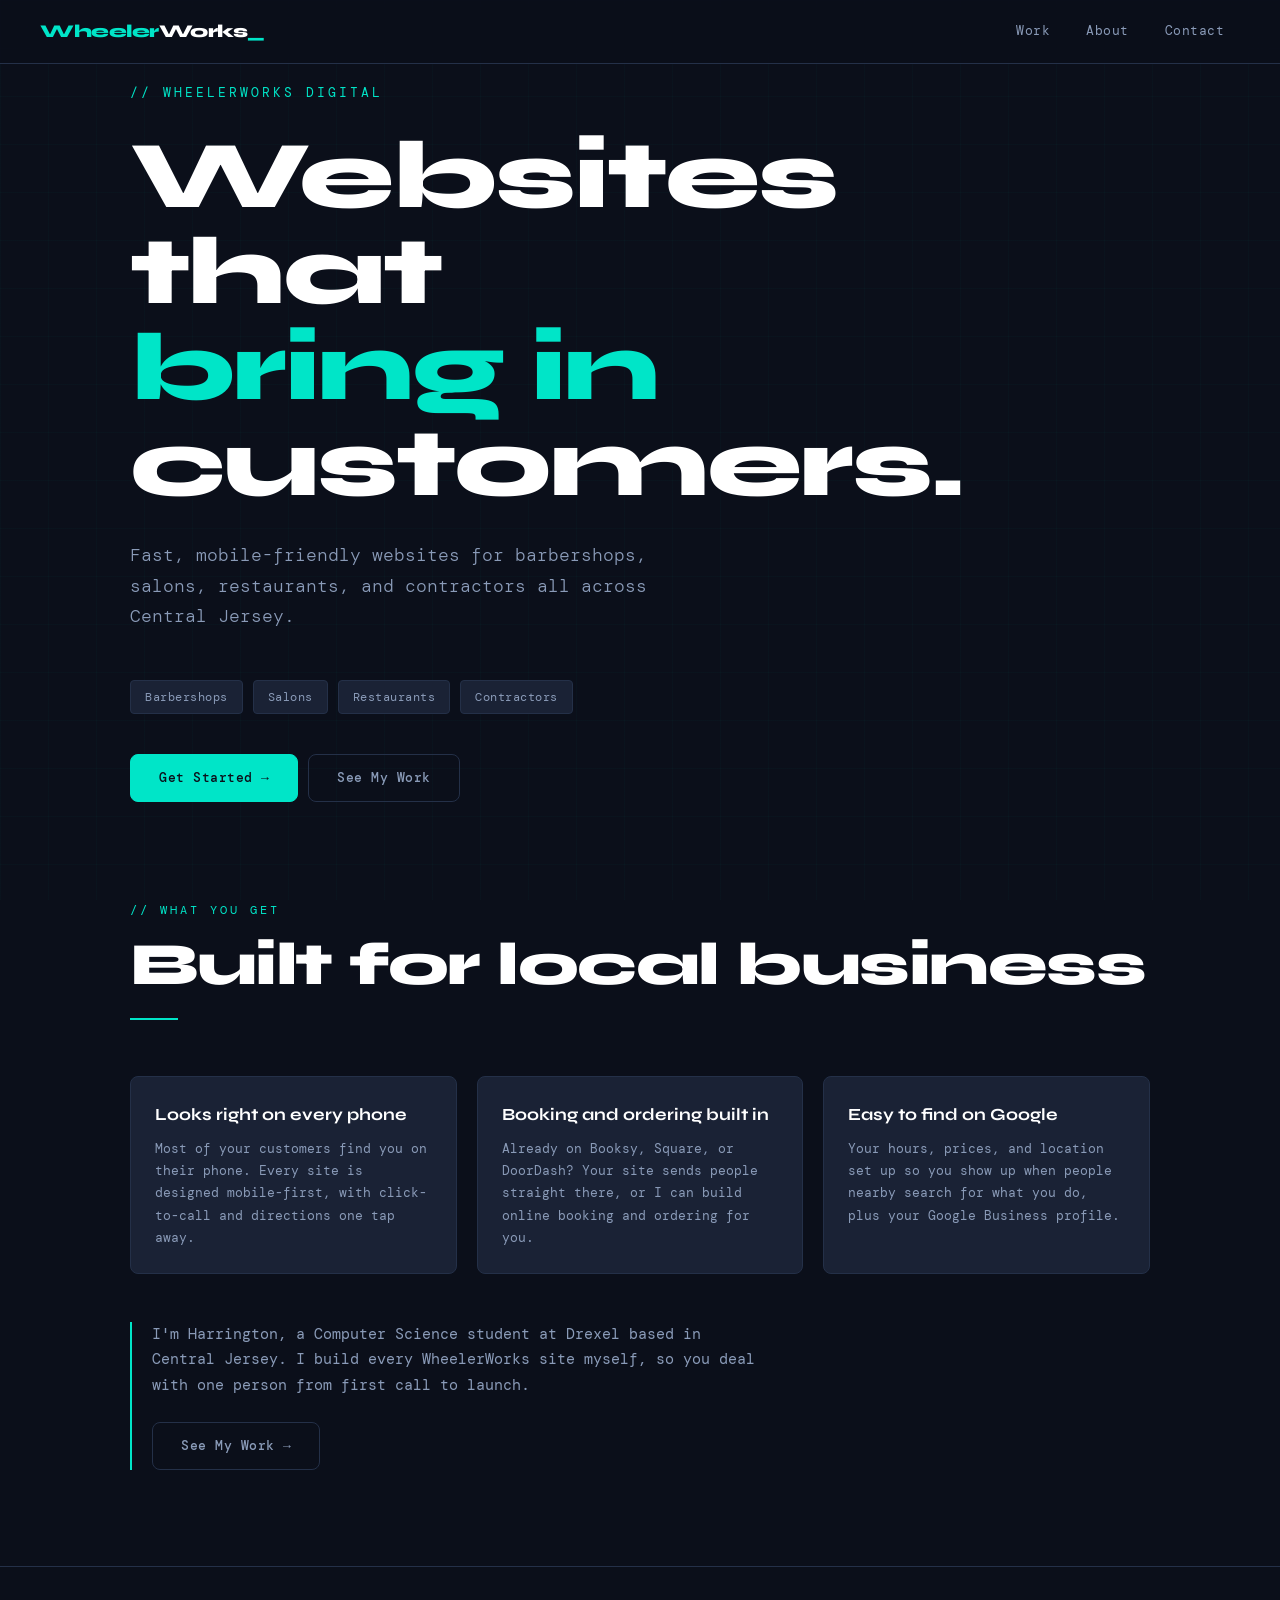
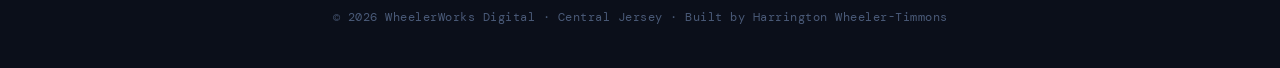
<file: index.html>
<!DOCTYPE html>
<html lang="en">
<head>
  <meta charset="UTF-8" />
  <meta name="viewport" content="width=device-width, initial-scale=1.0" />
  <title>WheelerWorks Digital — Websites for Local Businesses</title>
  <meta name="description" content="WheelerWorks Digital builds fast, mobile-friendly websites for barbershops, salons, restaurants, and contractors all across Central Jersey." />
  <link rel="stylesheet" href="css/main.css">
</head>

<body>

  <!-- Navigation -->
  <nav class="navigation">
    <a href="index.html" class="nav-logo">Wheeler<span>Works</span>_</a>
    <ul>
      <li><a href="Projects.html">Work</a></li>
      <li><a href="About_Me.html">About</a></li>
      <li><a href="Contact.html">Contact</a></li>
    </ul>
  </nav>

  <!-- Hero Section -->
  <section class="hero">
    <p class="hero-eyebrow">// WheelerWorks Digital</p>
    <h1>Websites that<br><span>bring in</span><br>customers.</h1>
    <p class="hero-sub">Fast, mobile-friendly websites for barbershops, salons, restaurants, and contractors all across Central Jersey.</p>
    <div class="hero-tags">
      <span class="tag">Barbershops</span>
      <span class="tag">Salons</span>
      <span class="tag">Restaurants</span>
      <span class="tag">Contractors</span>
    </div>
    <div class="hero-cta">
      <a href="Contact.html" class="btn btn-primary">Get Started →</a>
      <a href="Projects.html" class="btn btn-ghost">See My Work</a>
    </div>
  </section>

  <!-- What you get -->
  <section class="home-section">
    <div class="section-header">
      <span class="label">// What you get</span>
      <h1>Built for local business</h1>
      <div class="divider"></div>
    </div>

    <div class="value-grid">
      <div class="info-card value-card">
        <h3>Looks right on every phone</h3>
        <p>Most of your customers find you on their phone. Every site is designed mobile-first, with click-to-call and directions one tap away.</p>
      </div>
      <div class="info-card value-card">
        <h3>Booking and ordering built in</h3>
        <p>Already on Booksy, Square, or DoorDash? Your site sends people straight there, or I can build online booking and ordering for you.</p>
      </div>
      <div class="info-card value-card">
        <h3>Easy to find on Google</h3>
        <p>Your hours, prices, and location set up so you show up when people nearby search for what you do, plus your Google Business profile.</p>
      </div>
    </div>

    <div class="builder-note">
      <p>I'm Harrington, a Computer Science student at Drexel based in Central Jersey. I build every WheelerWorks site myself, so you deal with one person from first call to launch.</p>
      <div class="hero-cta" style="margin-top:24px;">
        <a href="Projects.html" class="btn btn-ghost">See My Work →</a>
      </div>
    </div>
  </section>

  <footer class="footer">
    <p style="color:var(--text-faint); font-size:12px; text-align:center;">© 2026 WheelerWorks Digital · Central Jersey · Built by Harrington Wheeler-Timmons</p>
  </footer>

</body>
</html>
</file>
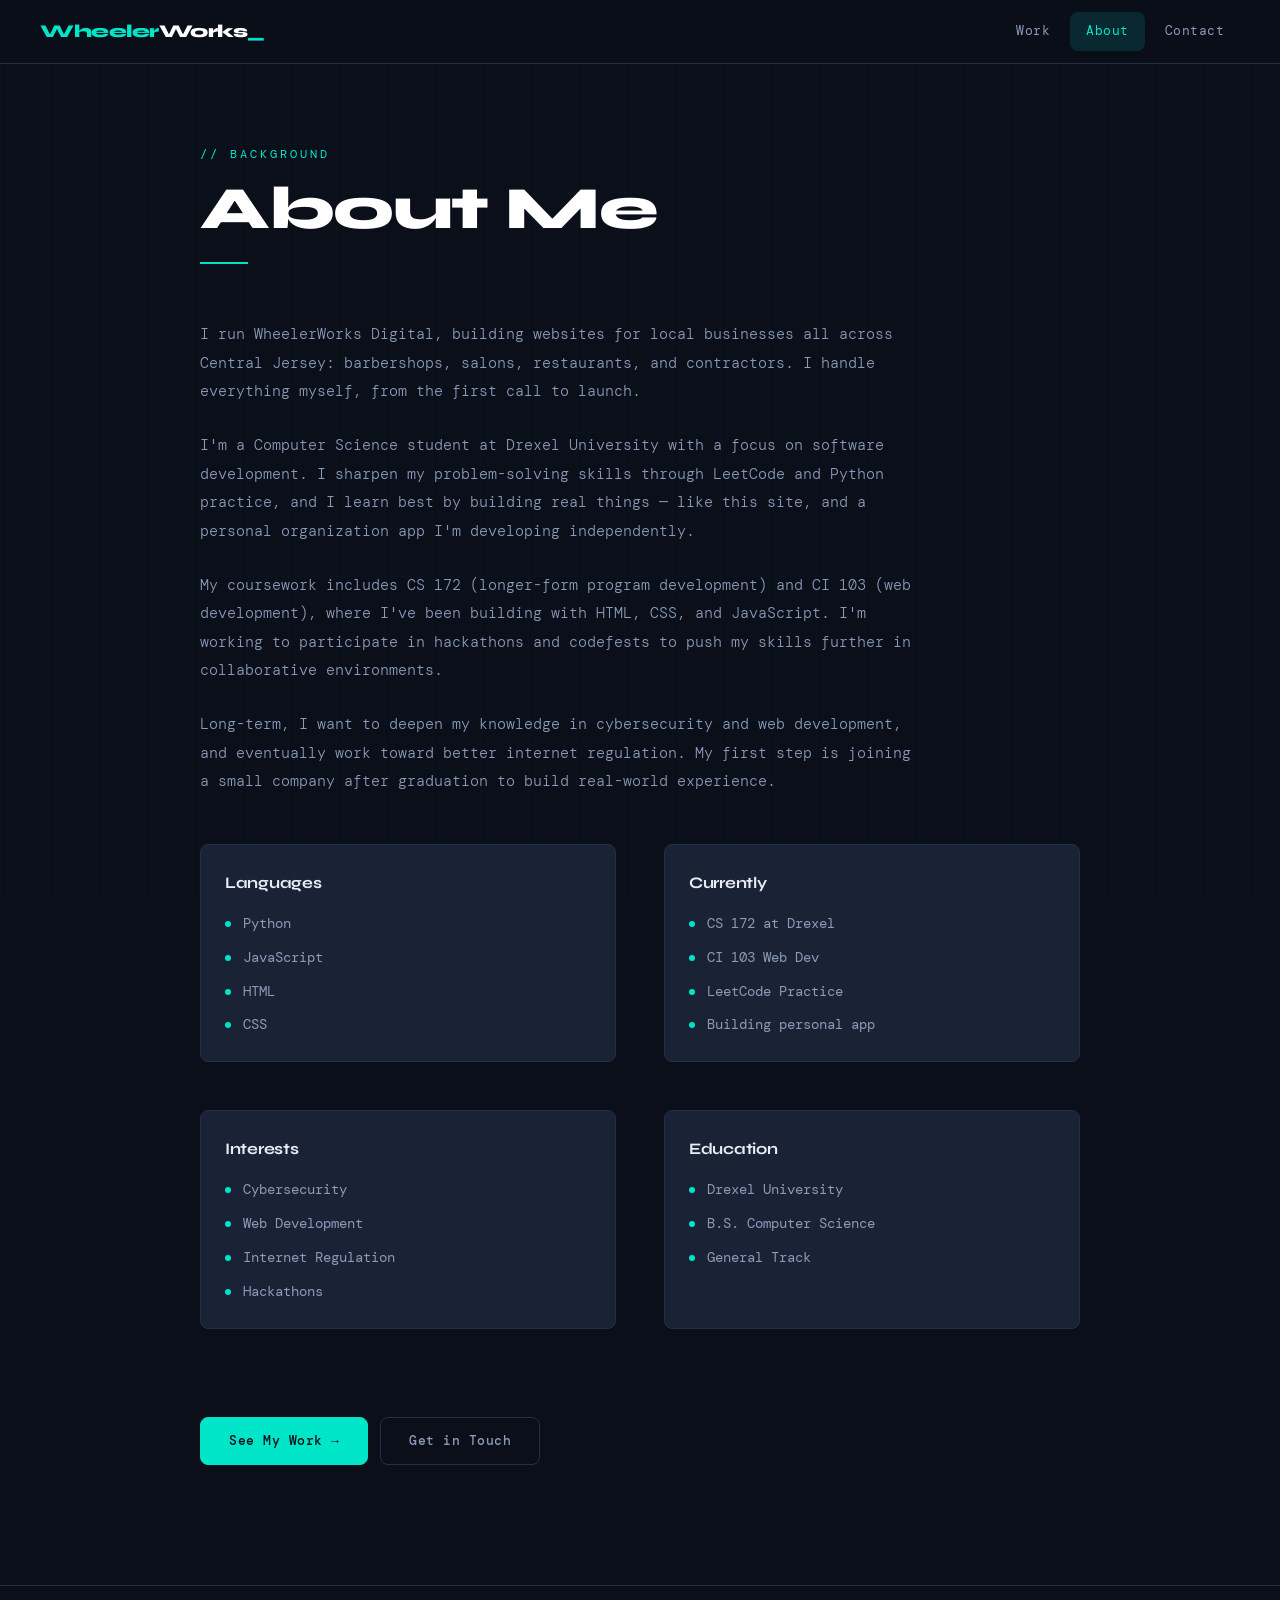
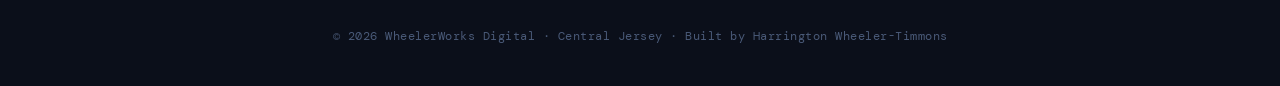
<file: About_Me.html>
<!DOCTYPE html>
<html lang="en">
<head>
  <meta charset="UTF-8" />
  <meta name="viewport" content="width=device-width, initial-scale=1.0" />
  <title>About — WheelerWorks Digital</title>
  <link rel="stylesheet" href="css/main.css">
</head>

<body>

  <!-- Navigation -->
  <nav class="navigation">
    <a href="index.html" class="nav-logo">Wheeler<span>Works</span>_</a>
    <ul>
      <li><a href="Projects.html">Work</a></li>
      <li><a href="About_Me.html" class="active">About</a></li>
      <li><a href="Contact.html">Contact</a></li>
    </ul>
  </nav>

  <main class="page">

    <div class="section-header">
      <span class="label">// Background</span>
      <h1>About Me</h1>
      <div class="divider"></div>
    </div>

    <div class="about-grid">

      <!-- Bio -->
      <div class="about-bio">
        <p>
          I run WheelerWorks Digital, building websites for local businesses all across Central Jersey:
          barbershops, salons, restaurants, and contractors. I handle everything myself, from the first
          call to launch.
        </p>
        <br>
        <p>
          I'm a Computer Science student at Drexel University with a focus on software development.
          I sharpen my problem-solving skills through LeetCode and Python practice, and I learn best
          by building real things — like this site, and a personal organization app I'm developing independently.
        </p>
        <br>
        <p>
          My coursework includes CS 172 (longer-form program development) and CI 103 (web development),
          where I've been building with HTML, CSS, and JavaScript. I'm working to participate in hackathons
          and codefests to push my skills further in collaborative environments.
        </p>
        <br>
        <p>
          Long-term, I want to deepen my knowledge in cybersecurity and web development, and eventually
          work toward better internet regulation. My first step is joining a small company after graduation
          to build real-world experience.
        </p>
      </div>

      <!-- Skills -->
      <div class="info-card skills-block">
        <h2>Languages</h2>
        <div class="skills-list">
          <div class="skill-item">Python</div>
          <div class="skill-item">JavaScript</div>
          <div class="skill-item">HTML</div>
          <div class="skill-item">CSS</div>
        </div>
      </div>

      <!-- Currently -->
      <div class="info-card skills-block">
        <h2>Currently</h2>
        <div class="skills-list">
          <div class="skill-item">CS 172 at Drexel</div>
          <div class="skill-item">CI 103 Web Dev</div>
          <div class="skill-item">LeetCode Practice</div>
          <div class="skill-item">Building personal app</div>
        </div>
      </div>

      <!-- Interests -->
      <div class="info-card skills-block">
        <h2>Interests</h2>
        <div class="skills-list">
          <div class="skill-item">Cybersecurity</div>
          <div class="skill-item">Web Development</div>
          <div class="skill-item">Internet Regulation</div>
          <div class="skill-item">Hackathons</div>
        </div>
      </div>

      <!-- Education -->
      <div class="info-card skills-block">
        <h2>Education</h2>
        <div class="skills-list">
          <div class="skill-item">Drexel University</div>
          <div class="skill-item">B.S. Computer Science</div>
          <div class="skill-item">General Track</div>
        </div>
      </div>

    </div>

    <div class="resume-actions" style="padding-top: 32px;">
      <a href="Projects.html" class="btn btn-primary">See My Work →</a>
      <a href="Contact.html" class="btn btn-ghost">Get in Touch</a>
    </div>


  </main>

  <footer class="footer">
    <p style="color:var(--text-faint); font-size:12px; text-align:center;">© 2026 WheelerWorks Digital · Central Jersey · Built by Harrington Wheeler-Timmons</p>
  </footer>

</body>
</html>
</file>
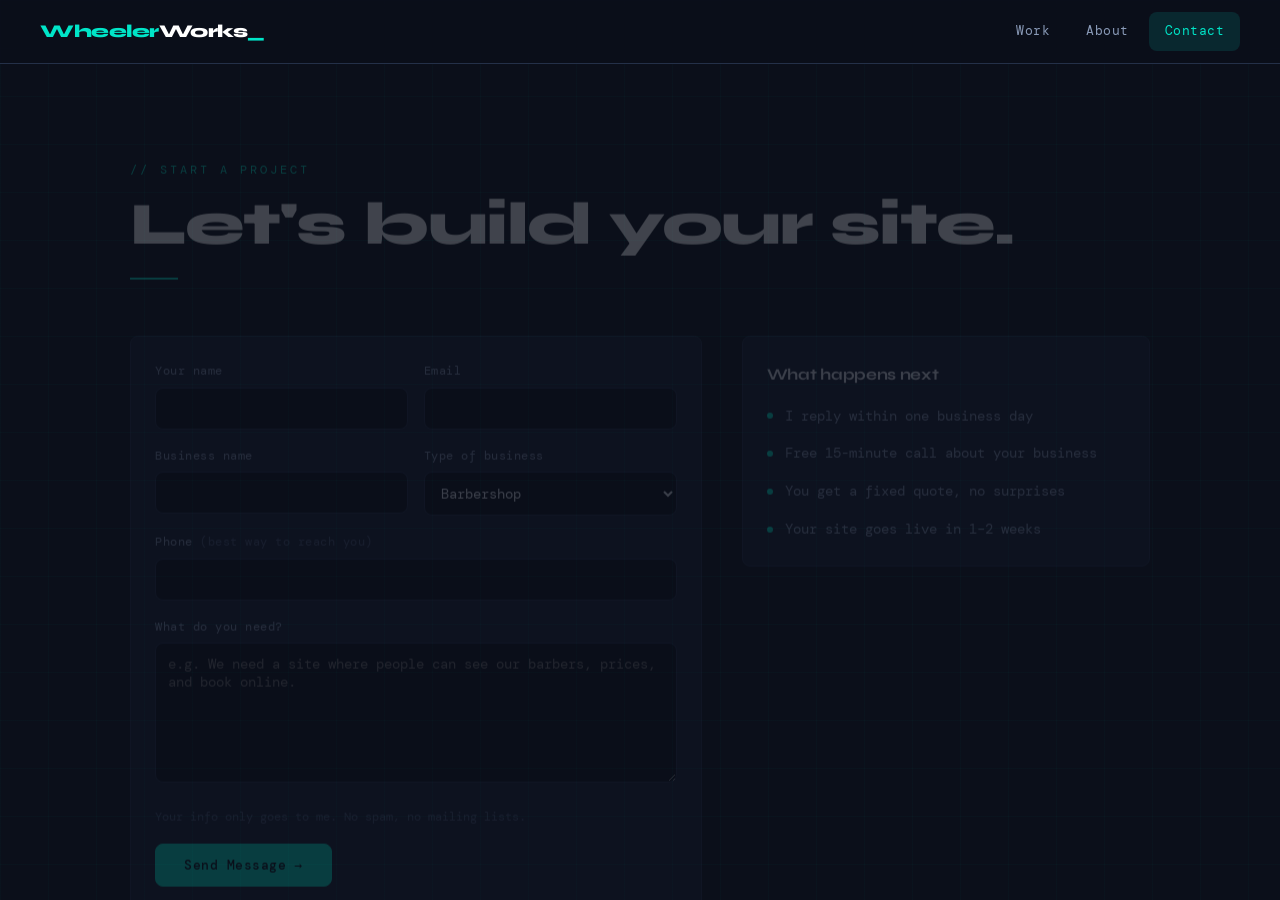
<file: contact me.html>
<!DOCTYPE html>
<html lang="en">
<head>
  <meta charset="UTF-8">
  <meta http-equiv="refresh" content="0; url=Contact.html">
  <title>Contact — WheelerWorks Digital</title>
</head>
<body>
  <p>This page moved. <a href="Contact.html">Go to the contact page</a>.</p>
</body>
</html>
</file>
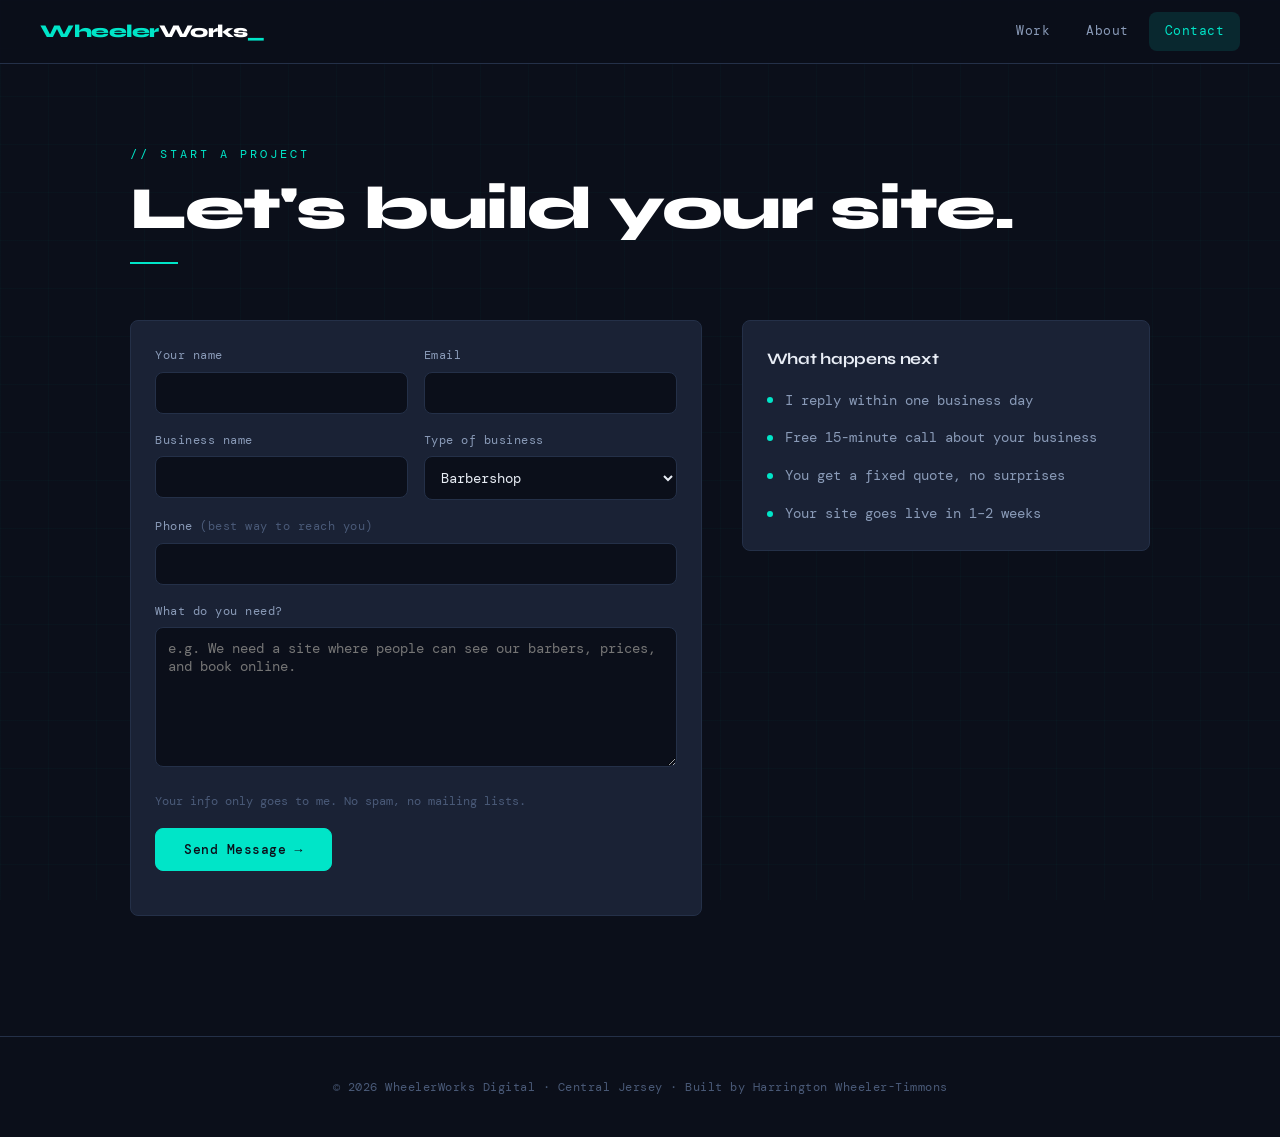
<file: Contact.html>
<!DOCTYPE html>
<html lang="en">
<head>
  <meta charset="UTF-8" />
  <meta name="viewport" content="width=device-width, initial-scale=1.0" />
  <title>Contact — WheelerWorks Digital</title>
  <meta name="description" content="Start a website project with WheelerWorks Digital, serving all of Central Jersey." />
  <link rel="stylesheet" href="css/main.css">
</head>

<body>

  <!-- Navigation -->
  <nav class="navigation">
    <a href="index.html" class="nav-logo">Wheeler<span>Works</span>_</a>
    <ul>
      <li><a href="Projects.html">Work</a></li>
      <li><a href="About_Me.html">About</a></li>
      <li><a href="Contact.html" class="active">Contact</a></li>
    </ul>
  </nav>

  <main class="page" style="max-width:1100px;">

    <div class="section-header">
      <span class="label">// Start a project</span>
      <h1>Let's build your site.</h1>
      <div class="divider"></div>
    </div>

    <div class="contact-layout">

      <div class="info-card" id="contact-card">
        <!-- FORMSPREE: replace YOUR_FORM_ID with the ID from formspree.io (e.g. https://formspree.io/f/xyzabcd) -->
        <form class="contact-form" id="contact-form" action="https://formspree.io/f/meaaaldj" method="POST">
          <input type="hidden" name="_subject" value="New WheelerWorks lead">
          <input type="text" name="_gotcha" class="gotcha" tabindex="-1" autocomplete="off" aria-hidden="true">

          <div>
            <label for="name">Your name</label>
            <input id="name" name="name" autocomplete="name" required>
          </div>
          <div>
            <label for="email">Email</label>
            <input id="email" name="email" type="email" autocomplete="email" required>
          </div>
          <div>
            <label for="business">Business name</label>
            <input id="business" name="business" autocomplete="organization">
          </div>
          <div>
            <label for="business_type">Type of business</label>
            <select id="business_type" name="business_type">
              <option>Barbershop</option>
              <option>Hair salon</option>
              <option>Restaurant</option>
              <option>Contractor</option>
              <option>Other</option>
            </select>
          </div>
          <div class="full">
            <label for="phone">Phone <span class="opt">(best way to reach you)</span></label>
            <input id="phone" name="phone" type="tel" autocomplete="tel">
          </div>
          <div class="full">
            <label for="message">What do you need?</label>
            <textarea id="message" name="message" placeholder="e.g. We need a site where people can see our barbers, prices, and book online." required></textarea>
          </div>
          <div class="full form-footer">
            <span class="fine">Your info only goes to me. No spam, no mailing lists.</span>
            <button class="btn btn-primary" type="submit">Send Message →</button>
          </div>
          <p class="full form-status" id="form-status" role="alert"></p>
        </form>

        <div class="form-success" role="status">
          <div class="check">✓</div>
          <h2>Thanks, <span id="who">there</span>!</h2>
          <p>Your message is on its way. I'll get back to you within one business day.</p>
        </div>
      </div>

      <aside>
        <div class="info-card skills-block">
          <h2>What happens next</h2>
          <div class="contact-steps skills-list">
            <div class="skill-item">I reply within one business day</div>
            <div class="skill-item">Free 15-minute call about your business</div>
            <div class="skill-item">You get a fixed quote, no surprises</div>
            <div class="skill-item">Your site goes live in 1–2 weeks</div>
          </div>
        </div>
      </aside>

    </div>

  </main>

  <script src="js/contact.js"></script>

  <footer class="footer">
    <p style="color:var(--text-faint); font-size:12px; text-align:center;">© 2026 WheelerWorks Digital · Central Jersey · Built by Harrington Wheeler-Timmons</p>
  </footer>

</body>
</html>
</file>
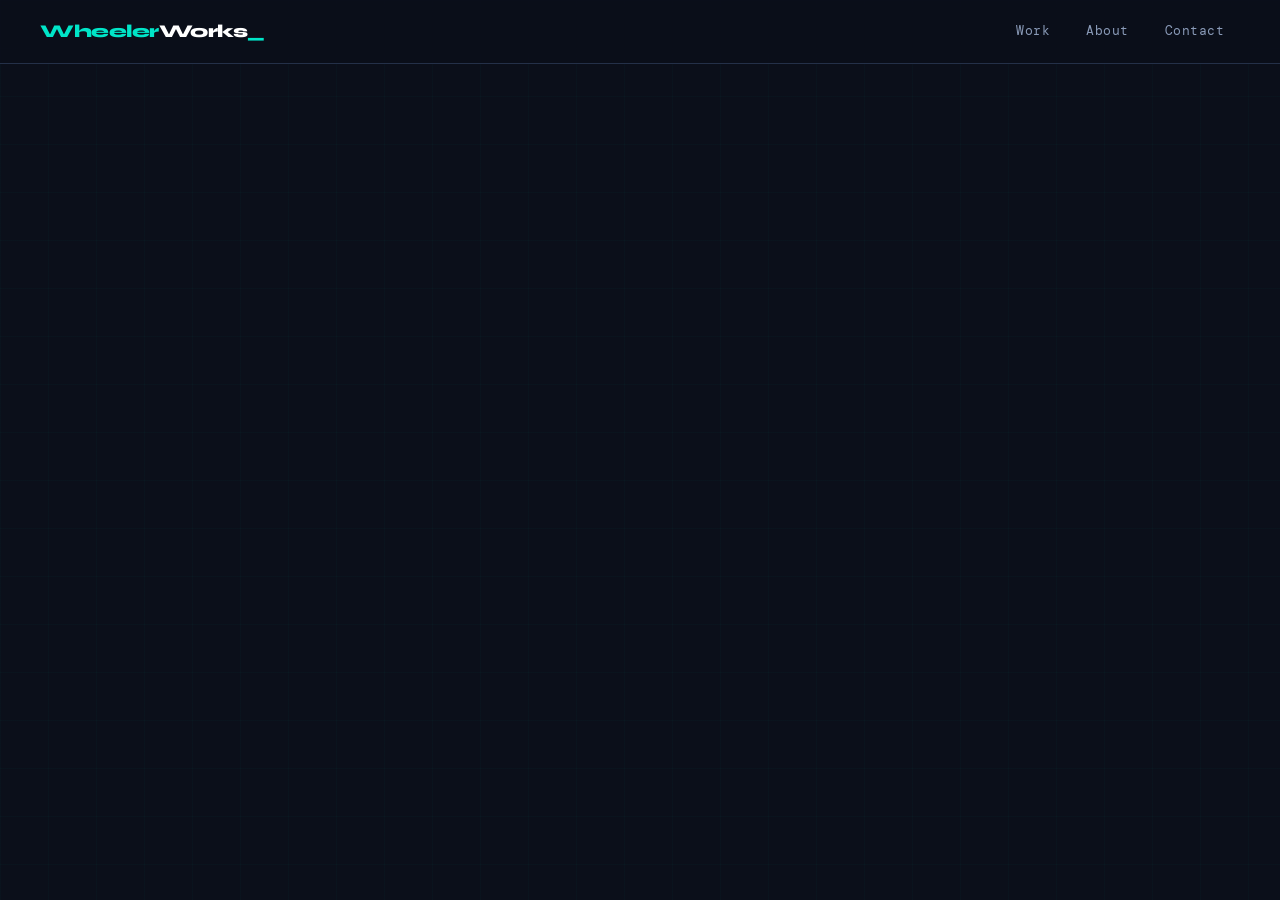
<file: Main.html>
<!DOCTYPE html>
<html lang="en">
<head>
  <meta charset="UTF-8">
  <meta http-equiv="refresh" content="0; url=index.html">
  <title>WheelerWorks Digital</title>
</head>
<body>
  <p>This page moved. <a href="index.html">Go to the homepage</a>.</p>
</body>
</html>
</file>
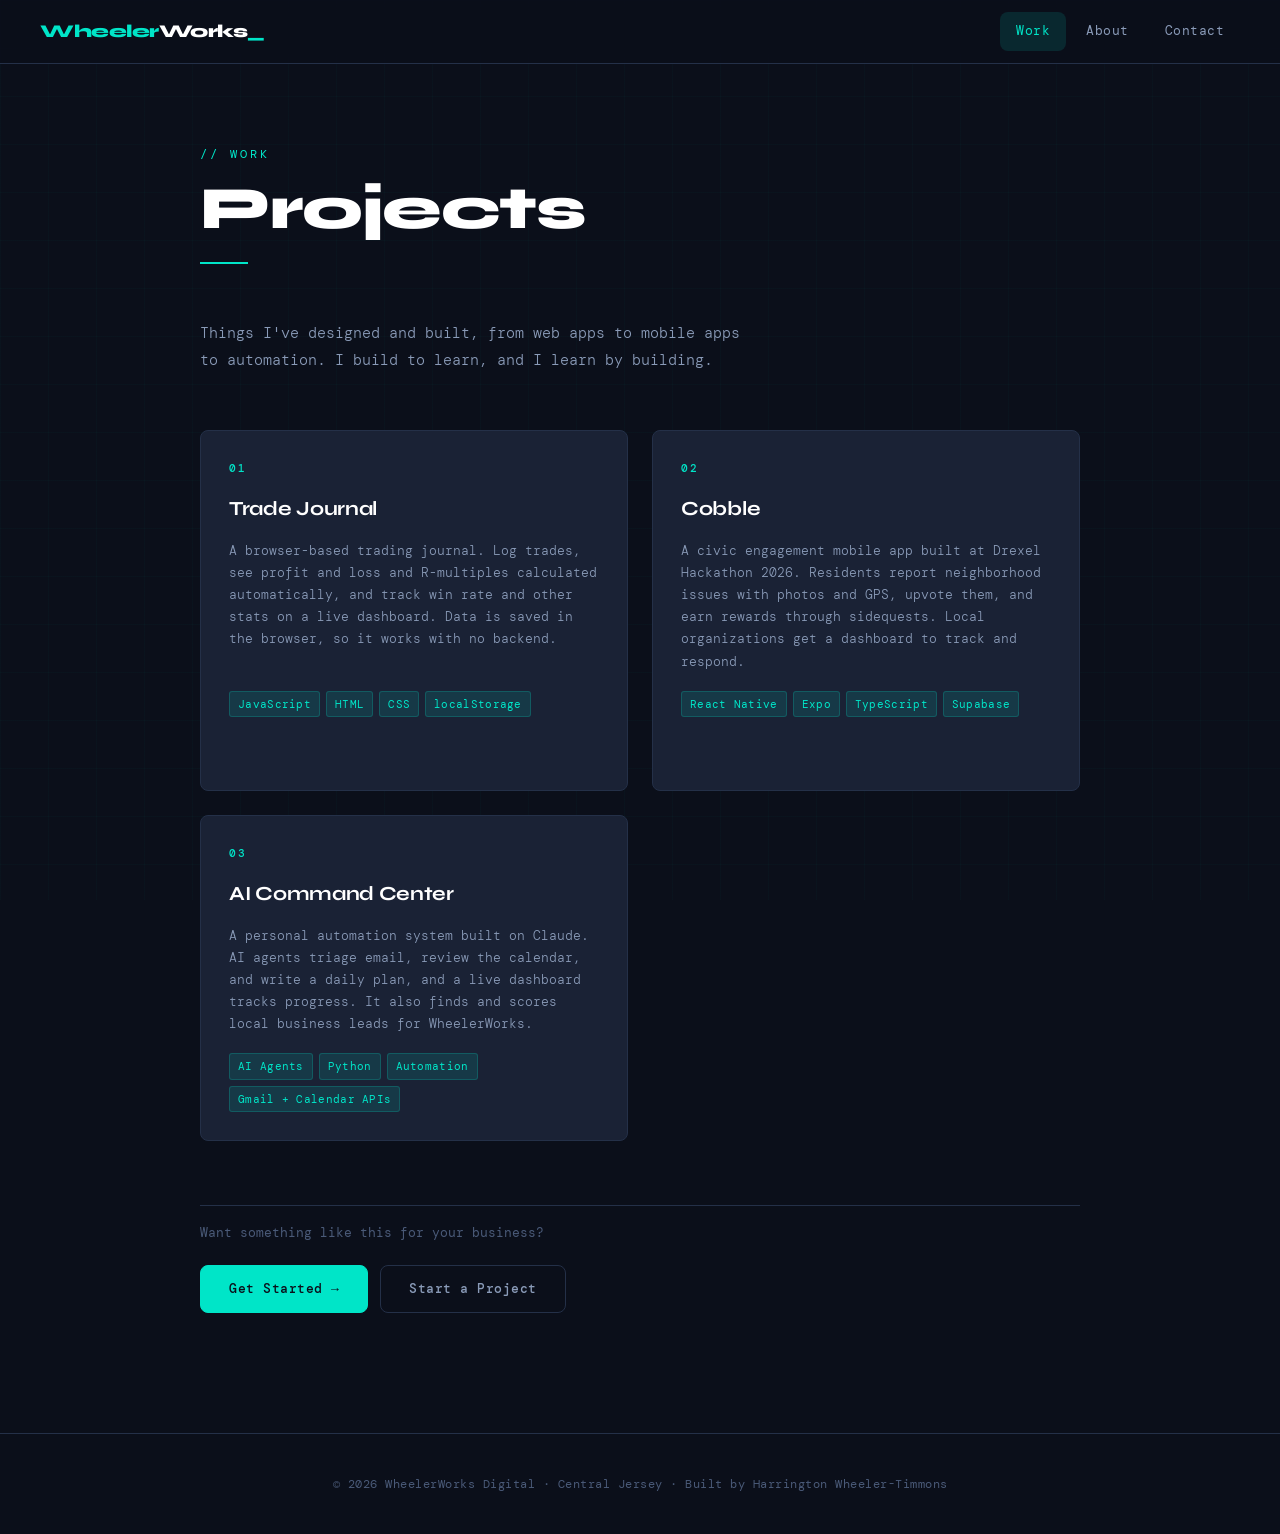
<file: Projects.html>
<!DOCTYPE html>
<html lang="en">
<head>
  <meta charset="UTF-8" />
  <meta name="viewport" content="width=device-width, initial-scale=1.0" />
  <title>Work — WheelerWorks Digital</title>
  <meta name="description" content="Projects by Harrington Wheeler-Timmons of WheelerWorks Digital: Trade Journal, Cobble, and an AI Command Center." />
  <link rel="stylesheet" href="css/main.css">
</head>

<body>

  <!-- Navigation -->
  <nav class="navigation">
    <a href="index.html" class="nav-logo">Wheeler<span>Works</span>_</a>
    <ul>
      <li><a href="Projects.html" class="active">Work</a></li>
      <li><a href="About_Me.html">About</a></li>
      <li><a href="Contact.html">Contact</a></li>
    </ul>
  </nav>

  <!-- Page Content -->
  <main class="page">

    <div class="section-header">
      <span class="label">// Work</span>
      <h1>Projects</h1>
      <div class="divider"></div>
    </div>

    <p class="projects-intro">
      Things I've designed and built, from web apps to mobile apps to automation.
      I build to learn, and I learn by building.
    </p>

    <div class="projects-grid">

      <!-- PROJECT 1 — Trade Journal -->
      <a href="https://github.com/WheelerWorks-Digital/Trade-Journal" target="_blank" rel="noopener" class="project-card">
        <span class="project-num">01</span>
        <div class="project-title">Trade Journal</div>
        <p class="project-desc">
          A browser-based trading journal. Log trades, see profit and loss and R-multiples calculated
          automatically, and track win rate and other stats on a live dashboard. Data is saved in the
          browser, so it works with no backend.
        </p>
        <div class="project-stack">
          <span class="stack-tag">JavaScript</span>
          <span class="stack-tag">HTML</span>
          <span class="stack-tag">CSS</span>
          <span class="stack-tag">localStorage</span>
        </div>
        <span class="project-arrow">→</span>
      </a>

      <!-- PROJECT 2 — Cobble -->
      <a href="https://github.com/WheelerWorks-Digital/Project-Cobble" target="_blank" rel="noopener" class="project-card">
        <span class="project-num">02</span>
        <div class="project-title">Cobble</div>
        <p class="project-desc">
          A civic engagement mobile app built at Drexel Hackathon 2026. Residents report neighborhood
          issues with photos and GPS, upvote them, and earn rewards through sidequests. Local
          organizations get a dashboard to track and respond.
        </p>
        <div class="project-stack">
          <span class="stack-tag">React Native</span>
          <span class="stack-tag">Expo</span>
          <span class="stack-tag">TypeScript</span>
          <span class="stack-tag">Supabase</span>
        </div>
        <span class="project-arrow">→</span>
      </a>

      <!-- PROJECT 3 — AI Command Center (private, so no link) -->
      <div class="project-card">
        <span class="project-num">03</span>
        <div class="project-title">AI Command Center</div>
        <p class="project-desc">
          A personal automation system built on Claude. AI agents triage email, review the calendar,
          and write a daily plan, and a live dashboard tracks progress. It also finds and scores
          local business leads for WheelerWorks.
        </p>
        <div class="project-stack">
          <span class="stack-tag">AI Agents</span>
          <span class="stack-tag">Python</span>
          <span class="stack-tag">Automation</span>
          <span class="stack-tag">Gmail + Calendar APIs</span>
        </div>
      </div>

    </div>

    <!-- Call to action -->
    <div style="padding-top: 16px; border-top: 1px solid var(--border);">
      <p style="color:var(--text-faint); font-size:13px; margin-bottom:20px;">
        Want something like this for your business?
      </p>
      <div class="resume-actions">
        <a href="Contact.html" class="btn btn-primary">Get Started →</a>
        <a href="Contact.html" class="btn btn-ghost">Start a Project</a>
      </div>
    </div>

  </main>

  <footer class="footer">
    <p style="color:var(--text-faint); font-size:12px; text-align:center;">© 2026 WheelerWorks Digital · Central Jersey · Built by Harrington Wheeler-Timmons</p>
  </footer>

</body>
</html>
</file>
<file: css/main.css>
/* =============================================
   HARRINGTON WHEELER-TIMMONS — PORTFOLIO CSS
   Aesthetic: Refined Dark Developer
   Fonts: Syne (display) + DM Mono (body)
   ============================================= */

@import url('https://fonts.googleapis.com/css2?family=Syne:wght@400;600;700;800&family=DM+Mono:ital,wght@0,300;0,400;0,500;1,300&display=swap');

/* ── CSS Variables ── */
:root {
  --bg:        #0b0f1a;
  --bg2:       #111827;
  --surface:   #1a2235;
  --border:    #243048;
  --teal:      #00e5c8;
  --teal-dim:  rgba(0, 229, 200, 0.12);
  --teal-glow: rgba(0, 229, 200, 0.25);
  --text:      #e8edf5;
  --text-muted:#8a9bb8;
  --text-faint:#4a5a78;
  --white:     #ffffff;
  --nav-h:     64px;
  --radius:    8px;
  --transition: 0.25s cubic-bezier(0.4, 0, 0.2, 1);
}

/* ── Reset & Base ── */
*, *::before, *::after { box-sizing: border-box; margin: 0; padding: 0; }

html { scroll-behavior: smooth; }

body {
  background-color: var(--bg);
  color: var(--text);
  font-family: 'DM Mono', monospace;
  font-size: 15px;
  line-height: 1.7;
  min-height: 100vh;
  overflow-x: hidden;
}

/* ── Subtle grid texture overlay ── */
body::before {
  content: '';
  position: fixed;
  inset: 0;
  background-image:
    linear-gradient(rgba(0,229,200,0.025) 1px, transparent 1px),
    linear-gradient(90deg, rgba(0,229,200,0.025) 1px, transparent 1px);
  background-size: 48px 48px;
  pointer-events: none;
  z-index: 0;
}

/* ── Navigation ── */
.navigation {
  position: sticky;
  top: 0;
  z-index: 100;
  height: var(--nav-h);
  background: rgba(11, 15, 26, 0.85);
  backdrop-filter: blur(14px);
  -webkit-backdrop-filter: blur(14px);
  border-bottom: 1px solid var(--border);
  display: flex;
  align-items: center;
  padding: 0 40px;
  justify-content: space-between;
}

.nav-logo {
  font-family: 'Syne', sans-serif;
  font-weight: 800;
  font-size: 18px;
  color: var(--teal);
  letter-spacing: -0.5px;
  text-decoration: none;
  white-space: nowrap;
}

.navigation ul {
  list-style: none;
  display: flex;
  gap: 4px;
  align-items: center;
}

.navigation li a {
  color: var(--text-muted);
  text-decoration: none;
  font-family: 'DM Mono', monospace;
  font-size: 13px;
  font-weight: 400;
  letter-spacing: 0.5px;
  padding: 8px 16px;
  border-radius: var(--radius);
  transition: color var(--transition), background var(--transition);
  display: block;
}

.navigation li a:hover,
.navigation li a.active {
  color: var(--teal);
  background: var(--teal-dim);
}

/* ── Page Wrapper ── */
.page {
  position: relative;
  z-index: 1;
  max-width: 960px;
  margin: 0 auto;
  padding: 80px 40px 120px;
  animation: fadeUp 0.5s ease both;
}

@keyframes fadeUp {
  from { opacity: 0; transform: translateY(20px); }
  to   { opacity: 1; transform: translateY(0); }
}

/* ── Hero (Main page) ── */
.hero {
  min-height: calc(100vh - var(--nav-h));
  display: flex;
  flex-direction: column;
  justify-content: center;
  padding: 0 40px 80px;
  position: relative;
  z-index: 1;
  max-width: 1100px;
  margin: 0 auto;
}

.hero-eyebrow {
  font-family: 'DM Mono', monospace;
  font-size: 13px;
  color: var(--teal);
  letter-spacing: 3px;
  text-transform: uppercase;
  margin-bottom: 24px;
  animation: fadeUp 0.4s 0.1s ease both;
}

.hero h1 {
  font-family: 'Syne', sans-serif;
  font-weight: 800;
  font-size: clamp(48px, 8vw, 96px);
  line-height: 1.0;
  color: var(--white);
  letter-spacing: -2px;
  text-align: left;
  margin-bottom: 28px;
  animation: fadeUp 0.4s 0.2s ease both;
}

.hero h1 span {
  color: var(--teal);
}

.hero-sub {
  font-family: 'DM Mono', monospace;
  font-size: 18px;
  color: var(--text-muted);
  font-weight: 300;
  max-width: 520px;
  animation: fadeUp 0.4s 0.3s ease both;
  margin-bottom: 48px;
}

.hero-tags {
  display: flex;
  flex-wrap: wrap;
  gap: 10px;
  animation: fadeUp 0.4s 0.4s ease both;
}

.tag {
  font-family: 'DM Mono', monospace;
  font-size: 12px;
  padding: 6px 14px;
  border: 1px solid var(--border);
  border-radius: 4px;
  color: var(--text-muted);
  background: var(--surface);
  letter-spacing: 0.5px;
}

.hero-cta {
  display: inline-flex;
  align-items: center;
  gap: 10px;
  margin-top: 40px;
  animation: fadeUp 0.4s 0.5s ease both;
}

.btn {
  font-family: 'DM Mono', monospace;
  font-size: 13px;
  font-weight: 500;
  padding: 12px 28px;
  border-radius: var(--radius);
  text-decoration: none;
  letter-spacing: 0.5px;
  transition: all var(--transition);
  cursor: pointer;
  display: inline-flex;
  align-items: center;
  gap: 8px;
}

.btn-primary {
  background: var(--teal);
  color: var(--bg);
  border: 1px solid var(--teal);
}

.btn-primary:hover {
  background: transparent;
  color: var(--teal);
  box-shadow: 0 0 24px var(--teal-glow);
}

.btn-ghost {
  background: transparent;
  color: var(--text-muted);
  border: 1px solid var(--border);
}

.btn-ghost:hover {
  color: var(--teal);
  border-color: var(--teal);
  background: var(--teal-dim);
}

/* ── Section Headings ── */
.section-header {
  margin-bottom: 56px;
}

.section-header h1 {
  font-family: 'Syne', sans-serif;
  font-weight: 800;
  font-size: clamp(36px, 5vw, 60px);
  color: var(--white);
  letter-spacing: -1.5px;
  line-height: 1.1;
  text-align: left;
}

.section-header .label {
  font-family: 'DM Mono', monospace;
  font-size: 12px;
  color: var(--teal);
  letter-spacing: 3px;
  text-transform: uppercase;
  margin-bottom: 12px;
  display: block;
}

.divider {
  width: 48px;
  height: 2px;
  background: var(--teal);
  margin-top: 20px;
}

/* ── About Page ── */
.about-grid {
  display: grid;
  grid-template-columns: 1fr 1fr;
  gap: 48px;
  margin-bottom: 56px;
}

.about-bio {
  grid-column: 1 / -1;
}

.about-bio p {
  font-family: 'DM Mono', monospace;
  font-size: 15px;
  font-style: normal;
  font-weight: 300;
  color: var(--text-muted);
  text-align: left;
  line-height: 1.9;
  max-width: 720px;
}

.skills-block h2 {
  font-family: 'Syne', sans-serif;
  font-size: 18px;
  font-weight: 700;
  color: var(--text);
  margin-bottom: 20px;
  letter-spacing: -0.3px;
}

.skills-list {
  display: flex;
  flex-direction: column;
  gap: 10px;
}

.skill-item {
  display: flex;
  align-items: center;
  gap: 12px;
  font-size: 14px;
  color: var(--text-muted);
}

.skill-item::before {
  content: '';
  width: 6px;
  height: 6px;
  border-radius: 50%;
  background: var(--teal);
  flex-shrink: 0;
}

.info-card {
  background: var(--surface);
  border: 1px solid var(--border);
  border-radius: var(--radius);
  padding: 24px;
}

.info-card h2 {
  font-family: 'Syne', sans-serif;
  font-size: 16px;
  font-weight: 700;
  color: var(--text);
  margin-bottom: 16px;
}

/* ── Projects Page ── */
.projects-intro {
  font-family: 'DM Mono', monospace;
  font-size: 15px;
  font-style: normal;
  font-weight: 300;
  color: var(--text-muted);
  max-width: 560px;
  line-height: 1.8;
  margin-bottom: 56px;
}

.projects-grid {
  display: grid;
  grid-template-columns: repeat(auto-fill, minmax(280px, 1fr));
  gap: 24px;
  margin-bottom: 64px;
}

.project-card {
  background: var(--surface);
  border: 1px solid var(--border);
  border-radius: var(--radius);
  padding: 28px;
  display: flex;
  flex-direction: column;
  gap: 14px;
  text-decoration: none;
  transition: border-color var(--transition), transform var(--transition), box-shadow var(--transition);
  position: relative;
  overflow: hidden;
}

.project-card::before {
  content: '';
  position: absolute;
  top: 0;
  left: 0;
  right: 0;
  height: 2px;
  background: var(--teal);
  transform: scaleX(0);
  transform-origin: left;
  transition: transform var(--transition);
}

.project-card:hover {
  border-color: rgba(0,229,200,0.35);
  transform: translateY(-4px);
  box-shadow: 0 12px 40px rgba(0, 0, 0, 0.4), 0 0 0 1px rgba(0,229,200,0.1);
}

.project-card:hover::before {
  transform: scaleX(1);
}

.project-card.coming-soon {
  opacity: 0.5;
  pointer-events: none;
}

.project-num {
  font-size: 11px;
  color: var(--teal);
  letter-spacing: 2px;
  font-weight: 500;
}

.project-title {
  font-family: 'Syne', sans-serif;
  font-size: 20px;
  font-weight: 700;
  color: var(--white);
  letter-spacing: -0.3px;
}

.project-desc {
  font-size: 13px;
  color: var(--text-muted);
  font-weight: 300;
  line-height: 1.7;
  flex: 1;
}

.project-stack {
  display: flex;
  flex-wrap: wrap;
  gap: 6px;
  margin-top: 4px;
}

.stack-tag {
  font-size: 11px;
  color: var(--teal);
  background: var(--teal-dim);
  border: 1px solid rgba(0,229,200,0.2);
  border-radius: 3px;
  padding: 3px 8px;
  letter-spacing: 0.3px;
}

.project-arrow {
  font-size: 18px;
  color: var(--teal);
  align-self: flex-end;
  opacity: 0;
  transform: translateX(-6px);
  transition: opacity var(--transition), transform var(--transition);
}

.project-card:hover .project-arrow {
  opacity: 1;
  transform: translateX(0);
}

/* ── Button row (About, Projects) ── */
.resume-actions {
  display: flex;
  gap: 12px;
  flex-wrap: wrap;
}

/* Contact Me Page */
.contact-card{
  background: var(--surface);
  border: 1px solid var(--border);
  border-radius: var(--radius);
  padding: 28px;
  display: flex;
  /* flex-direction: block; */
  gap: 14px;
  text-decoration: none;
  transition: border-color var(--transition), transform var(--transition), box-shadow var(--transition);
  position: relative;
  overflow: hidden;
  width: 100%;
}

form {
  display: flex;
  flex-direction: column;
  gap: 14px;
  width: 100%;
}

.form-group {
  display: flex;
  flex-direction: column;
  gap: 6px;
  font-size: 24px;
}

input {
 border-radius: var(--radius);
 padding: 7px; 
}


/* ── Footer ── */
.footer {
  position: relative;
  z-index: 1;
  text-align: center;
  padding: 40px;
  border-top: 1px solid var(--border);
  color: var(--text-faint);
  font-size: 12px;
  letter-spacing: 0.5px;
}

/* ── Utility ── */
p {
  font-family: 'DM Mono', monospace;
  font-style: normal;
  font-size: 15px;
  color: var(--text-muted);
  text-align: left;
}

h1, h2, h3 {
  text-align: left;
}

/* ── Responsive ── */
@media (max-width: 680px) {
  .navigation { padding: 0 20px; }
  .hero { padding: 0 20px 60px; }
  .page { padding: 60px 20px 80px; }
  .about-grid { grid-template-columns: 1fr; gap: 32px; }
  .projects-grid { grid-template-columns: 1fr; }
  .nav-logo { font-size: 14px; }
  .hero h1 { letter-spacing: -1px; }
}

/* =============================================
   WHEELERWORKS DIGITAL — business pages
   (home value cards, contact form)
   ============================================= */

.nav-logo span { color: var(--white); }

/* ── Home: value cards + builder note ── */
.home-section {
  position: relative;
  z-index: 1;
  max-width: 1100px;
  margin: 0 auto;
  padding: 0 40px 96px;
}

.value-grid {
  display: grid;
  grid-template-columns: repeat(3, 1fr);
  gap: 20px;
  margin-bottom: 48px;
}

.value-card h3 {
  font-family: 'Syne', sans-serif;
  font-size: 17px;
  font-weight: 700;
  color: var(--white);
  margin-bottom: 8px;
}

.value-card p { font-size: 13px; line-height: 1.7; }

.builder-note {
  border-left: 2px solid var(--teal);
  padding-left: 20px;
  max-width: 640px;
}

/* ── Contact form (Formspree) ── */
.contact-layout {
  display: grid;
  grid-template-columns: 1.4fr 1fr;
  gap: 40px;
  align-items: start;
}

.contact-form {
  display: grid;
  grid-template-columns: 1fr 1fr;
  gap: 16px;
}

.contact-form .full { grid-column: 1 / -1; }

.contact-form label {
  display: block;
  font-size: 12px;
  color: var(--text-muted);
  letter-spacing: 0.5px;
  margin-bottom: 6px;
}

.contact-form label .opt { color: var(--text-faint); }

.contact-form input,
.contact-form select,
.contact-form textarea {
  width: 100%;
  background: var(--bg);
  border: 1px solid var(--border);
  color: var(--text);
  border-radius: var(--radius);
  padding: 11px 12px;
  font: 400 14px 'DM Mono', monospace;
  transition: border-color var(--transition), box-shadow var(--transition);
}

.contact-form input:focus,
.contact-form select:focus,
.contact-form textarea:focus {
  outline: none;
  border-color: var(--teal);
  box-shadow: 0 0 0 3px var(--teal-dim);
}

.contact-form textarea { min-height: 140px; resize: vertical; }
.contact-form .gotcha { display: none; }

.form-footer {
  display: flex;
  align-items: center;
  justify-content: space-between;
  gap: 16px;
  flex-wrap: wrap;
}

.fine { font-size: 12px; color: var(--text-faint); }

.form-status { font-size: 13px; margin-top: 4px; }
.form-status.error { color: #ff8a8a; }

.form-success { display: none; text-align: center; padding: 40px 12px; }
.form-success .check {
  width: 56px; height: 56px; border-radius: 50%;
  border: 2px solid var(--teal); color: var(--teal);
  display: grid; place-items: center; font-size: 26px; margin: 0 auto 16px;
}
.form-success h2 {
  font-family: 'Syne', sans-serif; font-size: 24px; font-weight: 700;
  color: var(--white); margin-bottom: 8px; text-align: center;
}
.form-success p { text-align: center; }
.sent .form-success { display: block; }
.sent .contact-form { display: none; }

.contact-steps { display: flex; flex-direction: column; gap: 14px; }

/* ── Business pages: responsive ── */
@media (max-width: 860px) {
  .value-grid, .contact-layout { grid-template-columns: 1fr; }
}

@media (max-width: 680px) {
  .navigation { height: auto; min-height: var(--nav-h); flex-wrap: wrap; padding: 10px 16px; gap: 4px; }
  .navigation ul { flex-wrap: wrap; gap: 0; }
  .navigation li a { padding: 6px 10px; font-size: 12px; }
  .home-section { padding: 0 16px 72px; }
  .hero { padding: 0 16px 60px; }
  .page { padding: 48px 16px 72px; }
  .hero-cta { flex-wrap: wrap; }
  .contact-form { grid-template-columns: 1fr; }
  .hero h1 { font-size: clamp(32px, 10vw, 48px); letter-spacing: -1px; }
  .section-header h1 { font-size: clamp(30px, 9vw, 40px); }
}
</file>
